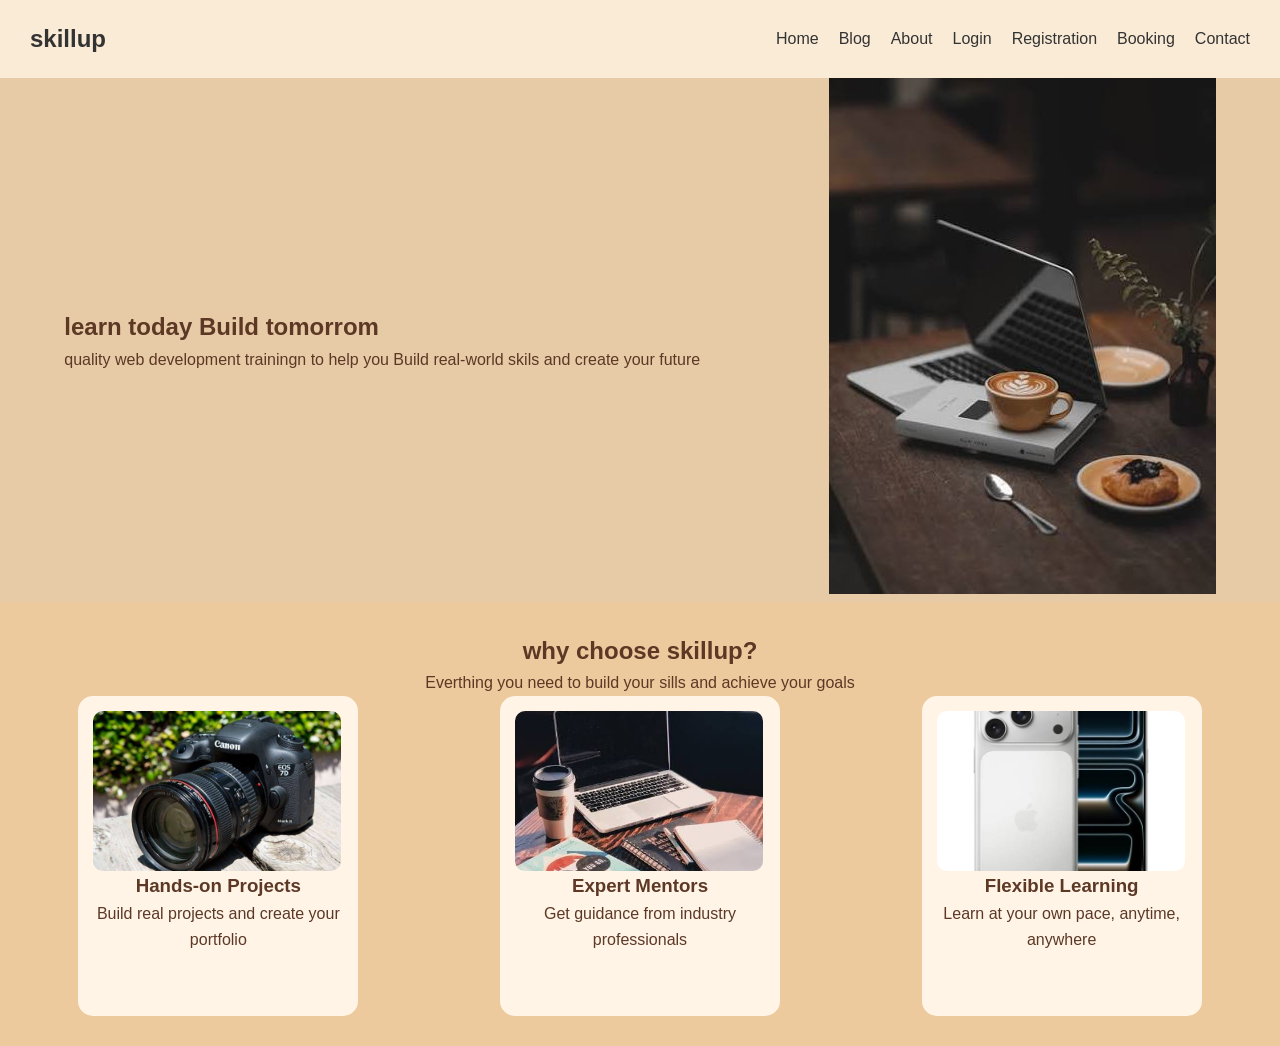
<file: index.html>
<!DOCTYPE html>
<html lang="en">

<head>
    <meta charset="UTF-8">
    <meta name="viewport" content="width=device-width, initial-scale=1.0">
    <title>Document</title>
    <link rel="stylesheet" href="style.css">
</head>

<body>
    <section>
        <div class="container">
            <div class="header-1">
                <h1>skillup</h1>
            </div>
            <div class="linke">
                <a href="index.html">Home</a>
                <a href="blog.html">Blog</a>
                <a href="about.html">About</a>
                <a href="login.html">Login</a>
                <a href="registration.html">Registration</a>
                <a href="booking.html">Booking</a>
                <a href="content.html">Contact</a>
            </div>

        </div>
        <div class="container2">
            <div class="text">
                <h1>learn today Build tomorrom</h1>
                <p>quality web development trainingn to help you Build real-world skils and create your future</p>
            </div>
            <div class="img">
                <img src="images (7).jpeg" alt="not">
            </div>
        </div>
        <div class="container5">
            <h2>why choose skillup?</h2>
            <p>Everthing you need to build your sills and achieve your goals</p>
            <div class="card">
                <div class="card-1">
                    <div class="img-your">
                        <img src="camer.jpeg" alt="not">
                    </div>
                    <h3>Hands-on Projects</h3>
                    <p>Build real projects and create your portfolio</p>
                </div>
                <div class="card-1">
                    <div class="img-your">
                        <img src="images (6).jpeg" alt="not">
                    </div>
                    <h3>Expert Mentors</h3>
                    <p>Get guidance from industry professionals</p>
                </div>
                <div class="card-1">
                    <div class="img-your">
                        <img src="phono.jpeg">
                    </div>
                    <h3>Flexible Learning</h3>
                    <p>Learn at your own pace, anytime, anywhere</p>
                </div>
            </div>
        </div>
    </section>
</body>

</html>
</file>
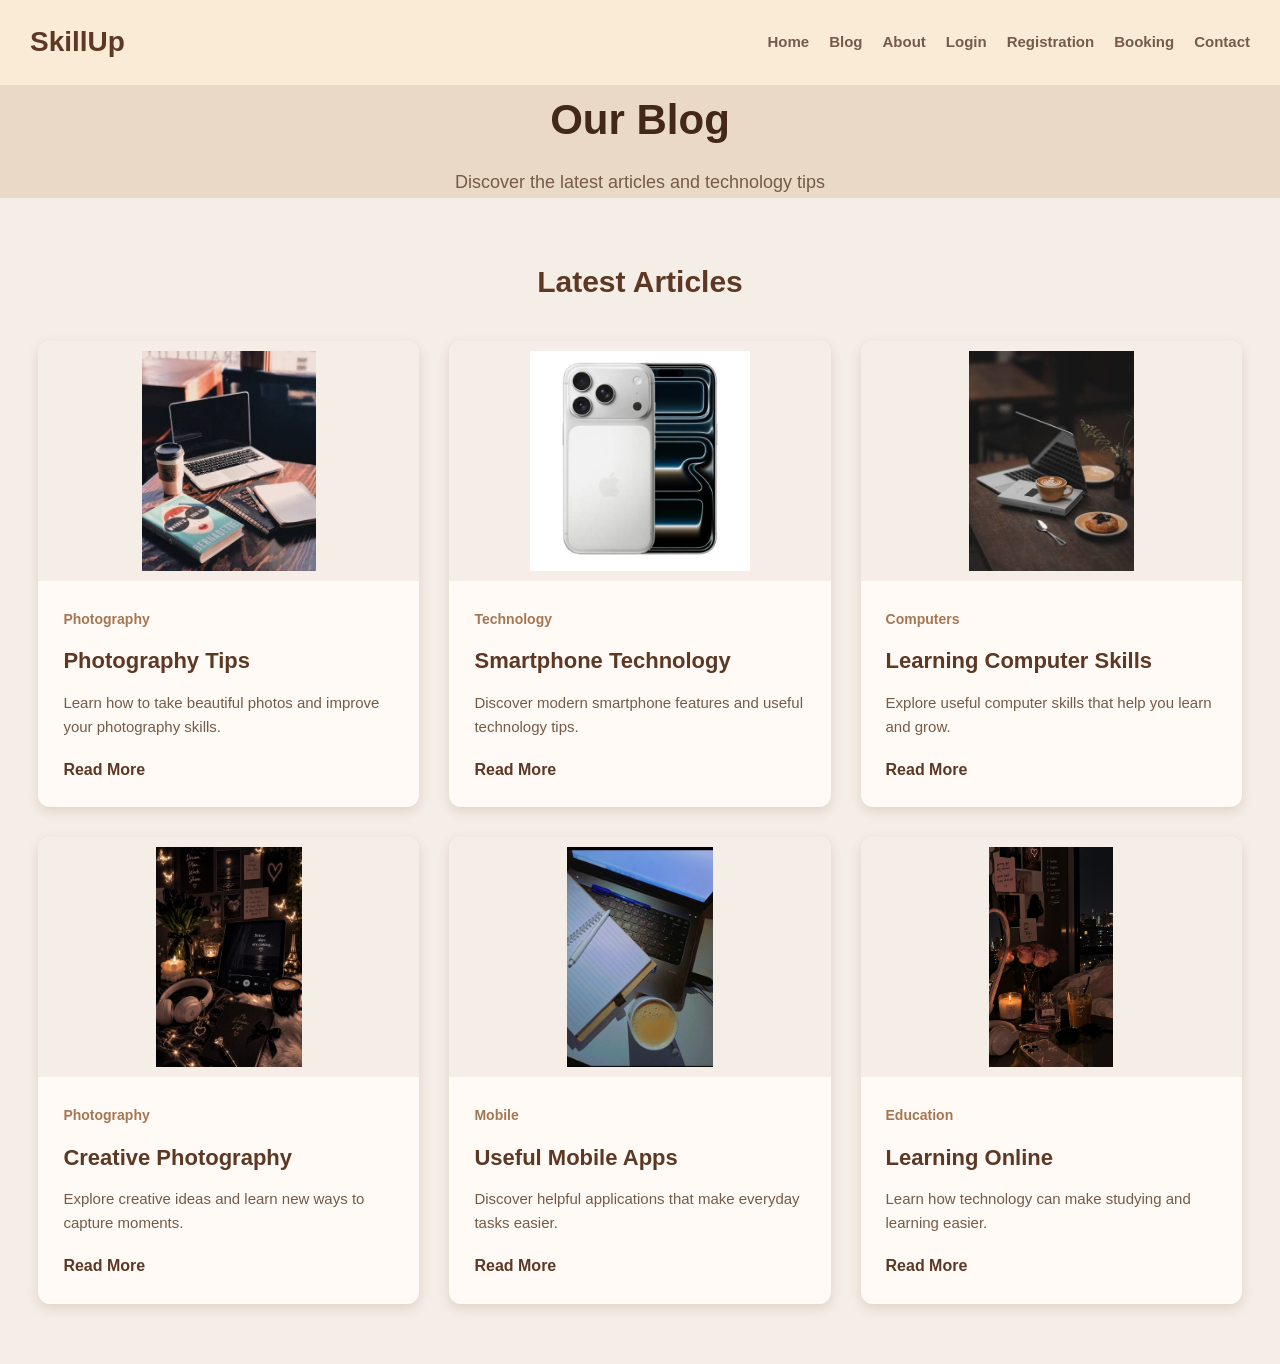
<file: about.html>
<!DOCTYPE html>
<html lang="en">

<head>
    <meta charset="UTF-8">
    <meta name="viewport" content="width=device-width, initial-scale=1.0">
    <title>SkillUp Blog</title>
    <link rel="stylesheet" href="style.css">
</head>

<body>

    <!-- Header -->
    <header>
        <div class="container">

            <div class="logo">
                <h2>SkillUp</h2>
            </div>

            <nav>
                <a href="index.html">Home</a>
                <a href="blog.html">Blog</a>
                <a href="about.html">About</a>
                <a href="login.html">Login</a>
                <a href="registration.html">Registration</a>
                <a href="booking.html">Booking</a>
                <a href="content.html">Contact</a>
            </nav>

        </div>
    </header>

    <!-- Blog Hero -->
    <section class="blog-hero">
        <h1>Our Blog</h1>
        <p>Discover the latest articles and technology tips</p>
    </section>

    <!-- Blog Section -->
    <section class="blog-section">

        <h2>Latest Articles</h2>

        <div class="blog-container">

            <!-- Card 1 -->
            <div class="blog-card">
                <div class="blog-image">
                    <img src="images (6).jpeg" alt="Camera">
                </div>
                <div class="blog-card-content">
                    <span>Photography</span>
                    <h3>Photography Tips</h3>
                    <p>Learn how to take beautiful photos and improve your photography skills.</p>
                    <a href="#">Read More</a>
                </div>
            </div>

            <!-- Card 2 -->
            <div class="blog-card">
                <div class="blog-image">
                    <img src="phono.jpeg" alt="Phone">
                </div>
                <div class="blog-card-content">
                    <span>Technology</span>
                    <h3>Smartphone Technology</h3>
                    <p>Discover modern smartphone features and useful technology tips.</p>
                    <a href="#">Read More</a>
                </div>
            </div>

            <!-- Card 3 -->
            <div class="blog-card">
                <div class="blog-image">
                    <img src="images (7).jpeg" alt="Laptop">
                </div>
                <div class="blog-card-content">
                    <span>Computers</span>
                    <h3>Learning Computer Skills</h3>
                    <p>Explore useful computer skills that help you learn and grow.</p>
                    <a href="#">Read More</a>
                </div>
            </div>

            <!-- Card 4 -->
            <div class="blog-card">
                <div class="blog-image">
                    <img src="1067353180466929308.jpeg" alt="Camera">
                </div>
                <div class="blog-card-content">
                    <span>Photography</span>
                    <h3>Creative Photography</h3>
                    <p>Explore creative ideas and learn new ways to capture moments.</p>
                    <a href="#">Read More</a>
                </div>
            </div>

            <!-- Card 5 -->
            <div class="blog-card">
                <div class="blog-image">
                    <img src="933863672718870096.jpeg" alt="Phone">
                </div>
                <div class="blog-card-content">
                    <span>Mobile</span>
                    <h3>Useful Mobile Apps</h3>
                    <p>Discover helpful applications that make everyday tasks easier.</p>
                    <a href="#">Read More</a>
                </div>
            </div>

            <!-- Card 6 -->
            <div class="blog-card">
                <div class="blog-image">
                    <img src="Dark Baddie Bedroom Aesthetic 🖤✨.jpeg" alt="Laptop">
                </div>
                <div class="blog-card-content">
                    <span>Education</span>
                    <h3>Learning Online</h3>
                    <p>Learn how technology can make studying and learning easier.</p>
                    <a href="#">Read More</a>
                </div>
            </div>

        </div>
    </section>

</body>

</html>
</file>
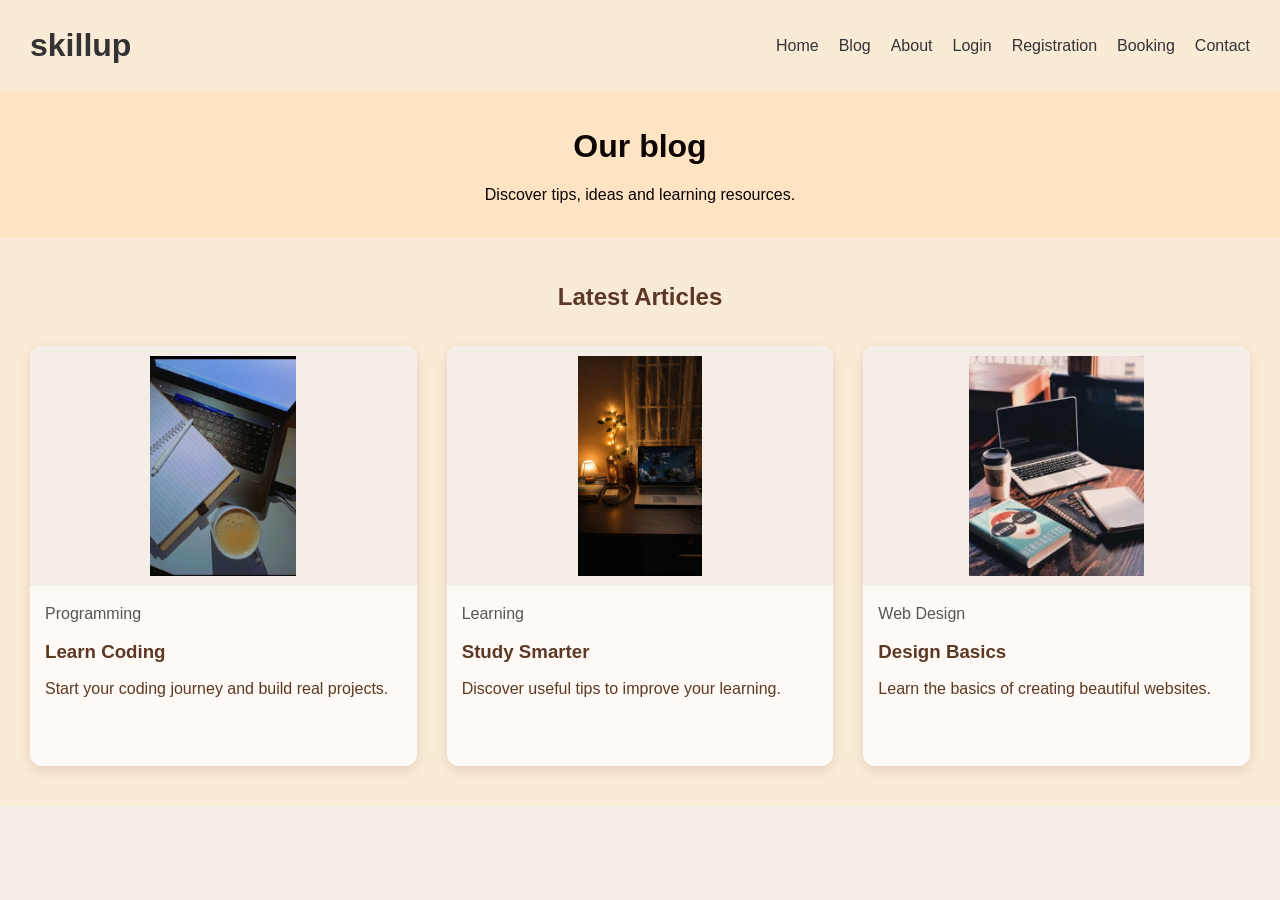
<file: blog.html>
<!DOCTYPE html>
<html lang="en">

<head>
    <meta charset="UTF-8">
    <meta name="viewport" content="width=device-width, initial-scale=1.0">
    <title>SkillUp Blog</title>
    <link rel="stylesheet" href="style.css">
</head>

<body>

    <div class="container">
        <div class="header-1">
            <h1>skillup</h1>
        </div>

        <div class="linke">
            <a href="index.html">Home</a>
            <a href="blog.html">Blog</a>
            <a href="about.html">About</a>
            <a href="login.html">Login</a>
            <a href="registration.html">Registration</a>
            <a href="booking.html">Booking</a>
            <a href="content.html">Contact</a>
        </div>
    </div>

    <div class="header">
        <h1>Our blog</h1>
        <p>Discover tips, ideas and learning resources.</p>
    </div>

    <div class="blog-stertion">

        <h2>Latest Articles</h2>

        <div class="blog-container">

            <div class="blog-card">
                <div class="blog-image">
                    <img src="933863672718870096.jpeg" alt="Programming">
                </div>

                <div class="blog-text">
                    <span>Programming</span>
                    <h3>Learn Coding</h3>
                    <p>Start your coding journey and build real projects.</p>
                </div>
            </div>

            <div class="blog-card">
                <div class="blog-image">
                    <img src="Late night workspace.jpeg" alt="Learning">
                </div>

                <div class="blog-text">
                    <span>Learning</span>
                    <h3>Study Smarter</h3>
                    <p>Discover useful tips to improve your learning.</p>
                </div>
            </div>

            <div class="blog-card">
                <div class="blog-image">
                    <img src="images (6).jpeg" alt="Web Design">
                </div>

                <div class="blog-text">
                    <span>Web Design</span>
                    <h3>Design Basics</h3>
                    <p>Learn the basics of creating beautiful websites.</p>
                </div>
            </div>

        </div>
    </div>

</body>

</html>
</file>
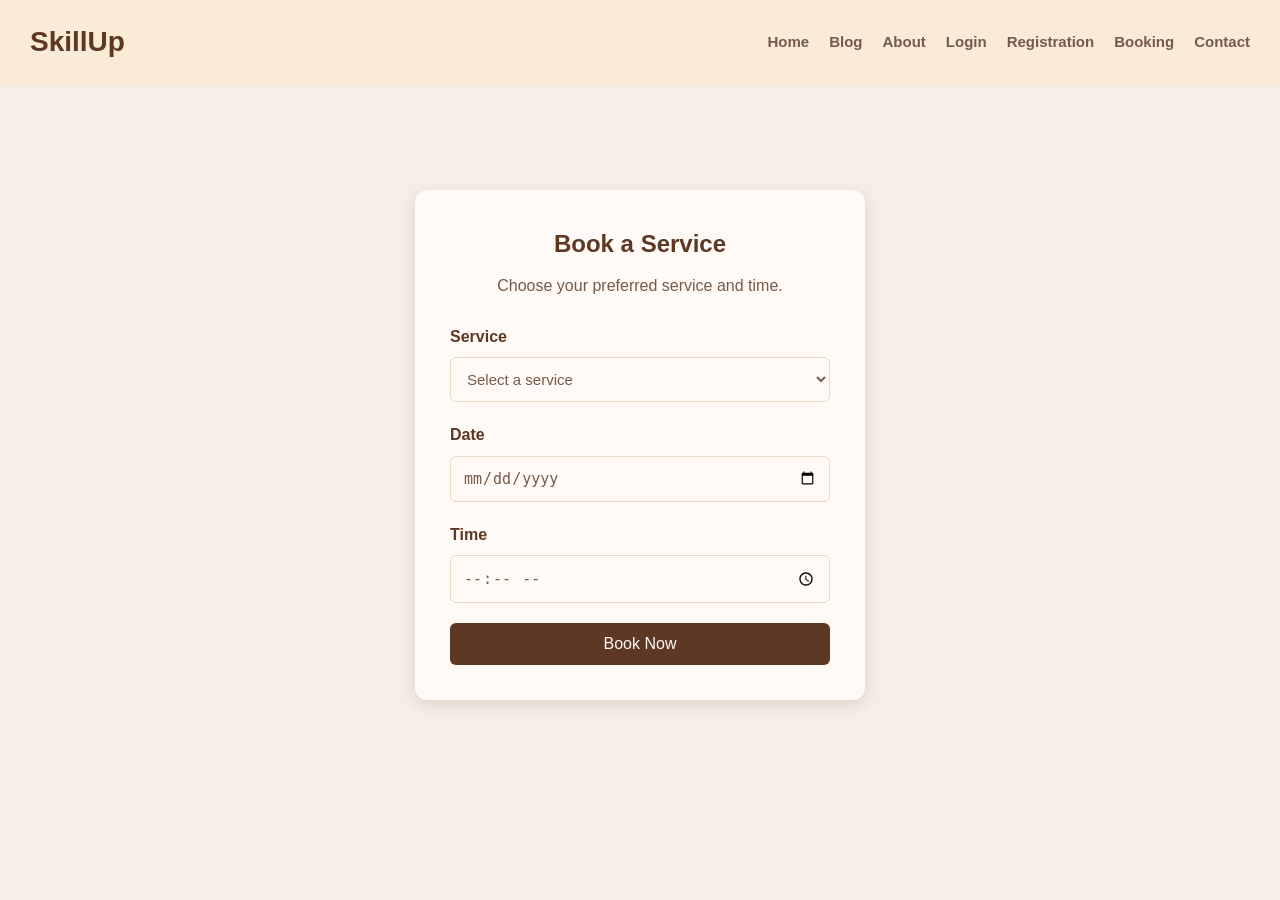
<file: booking.html>
<!DOCTYPE html>
<html lang="en">
<head>
    <meta charset="UTF-8">
    <meta name="viewport" content="width=device-width, initial-scale=1.0">
    <title>SkillUp - Booking</title>
    <link rel="stylesheet" href="style.css">
</head>
<body>

    <!-- Header -->
    <header>
        <div class="container">

            <div class="logo">
                <h2>SkillUp</h2>
            </div>

            <nav>
                <a href="index.html">Home</a>
                <a href="blog.html">Blog</a>
                <a href="about.html">About</a>
                <a href="login.html">Login</a>
                <a href="registration.html">Registration</a>
                <a href="booking.html">Booking</a>
                <a href="content.html">Contact</a>
            </nav>

        </div>
    </header>

    <!-- Booking Section -->
    <section class="booking-section">

        <div class="booking-container">

            <h1>Book a Service</h1>

            <p>Choose your preferred service and time.</p>

            <form action="#" method="post">

                <label for="service">Service</label>

                <select id="service" name="service" required>
                    <option value="">Select a service</option>
                    <option value="web-design">Web Design</option>
                    <option value="programming">Programming</option>
                    <option value="graphic-design">Graphic Design</option>
                </select>

                <label for="date">Date</label>

                <input
                    type="date"
                    id="date"
                    name="date"
                    required
                >

                <label for="time">Time</label>

                <input
                    type="time"
                    id="time"
                    name="time"
                    required
                >

                <button type="submit">Book Now</button>

            </form>

        </div>

    </section>

</body>
</html>
</file>
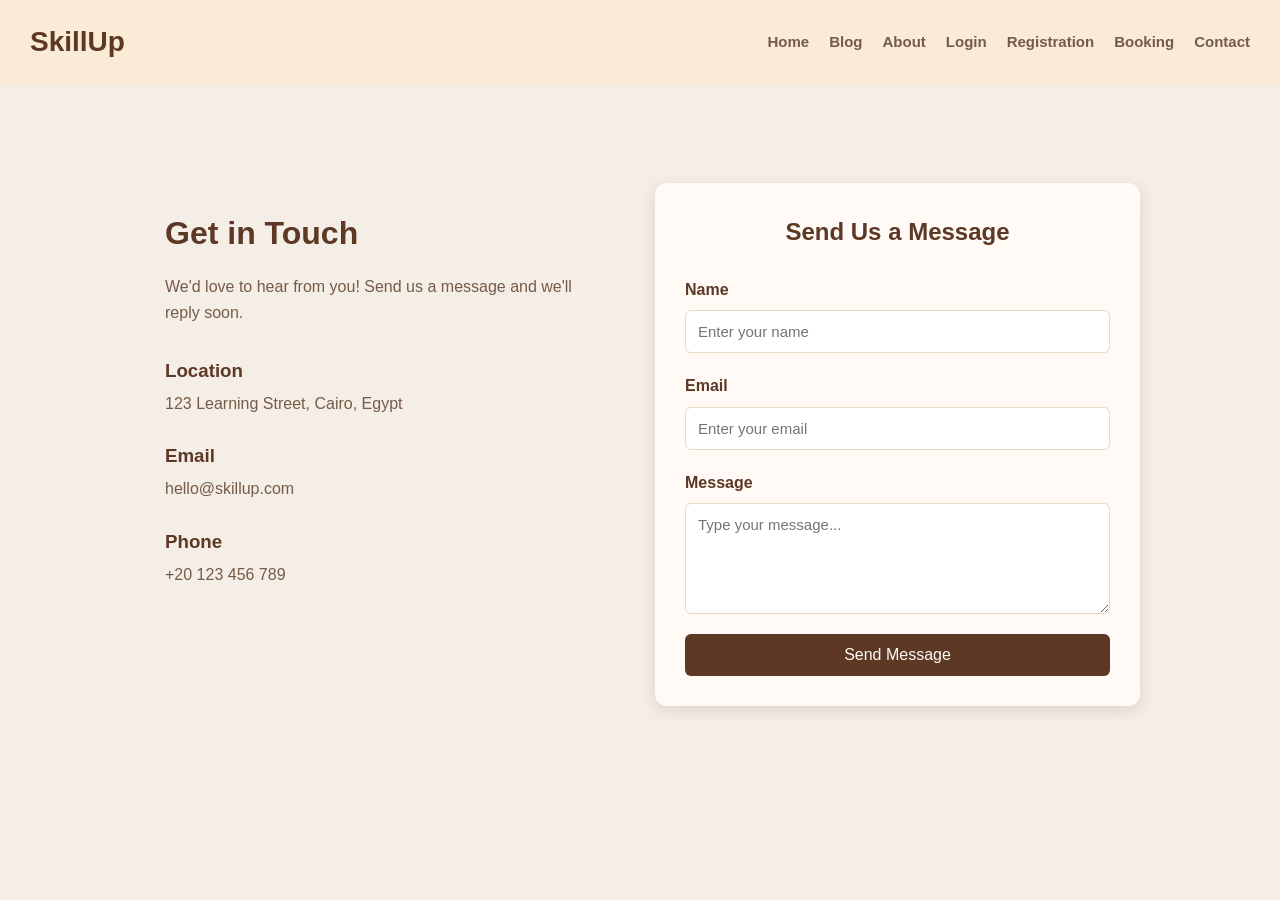
<file: content.html>
<!DOCTYPE html>
<html lang="en">
<head>
    <meta charset="UTF-8">
    <meta name="viewport" content="width=device-width, initial-scale=1.0">
    <title>SkillUp - Contact</title>
    <link rel="stylesheet" href="style.css">
</head>
<body>

    <!-- Header -->
    <header>
        <div class="container">

            <div class="logo">
                <h2>SkillUp</h2>
            </div>

            <nav>
                <a href="index.html">Home</a>
                <a href="blog.html">Blog</a>
                <a href="about.html">About</a>
                <a href="login.html">Login</a>
                <a href="registration.html">Registration</a>
                <a href="booking.html">Booking</a>
                <a href="content.html">Contact</a>
            </nav>

        </div>
    </header>

    <!-- Contact Section -->
    <section class="contact-section">

        <div class="contact-container">

            <!-- Contact Information -->
            <div class="contact-info">

                <h1>Get in Touch</h1>

                <p>
                    We'd love to hear from you!
                    Send us a message and we'll reply soon.
                </p>

                <div class="info-item">
                    <h3>Location</h3>
                    <p>123 Learning Street, Cairo, Egypt</p>
                </div>

                <div class="info-item">
                    <h3>Email</h3>
                    <p>hello@skillup.com</p>
                </div>

                <div class="info-item">
                    <h3>Phone</h3>
                    <p>+20 123 456 789</p>
                </div>

            </div>

            <!-- Contact Form -->
            <div class="contact-form">

                <h2>Send Us a Message</h2>

                <form action="#" method="post">

                    <label for="name">Name</label>
                    <input
                        type="text"
                        id="name"
                        name="name"
                        placeholder="Enter your name"
                        required
                    >

                    <label for="email">Email</label>
                    <input
                        type="email"
                        id="email"
                        name="email"
                        placeholder="Enter your email"
                        required
                    >

                    <label for="message">Message</label>
                    <textarea
                        id="message"
                        name="message"
                        placeholder="Type your message..."
                        rows="5"
                        required
                    ></textarea>

                    <button type="submit">Send Message</button>

                </form>

            </div>

        </div>

    </section>

</body>
</html>
</file>
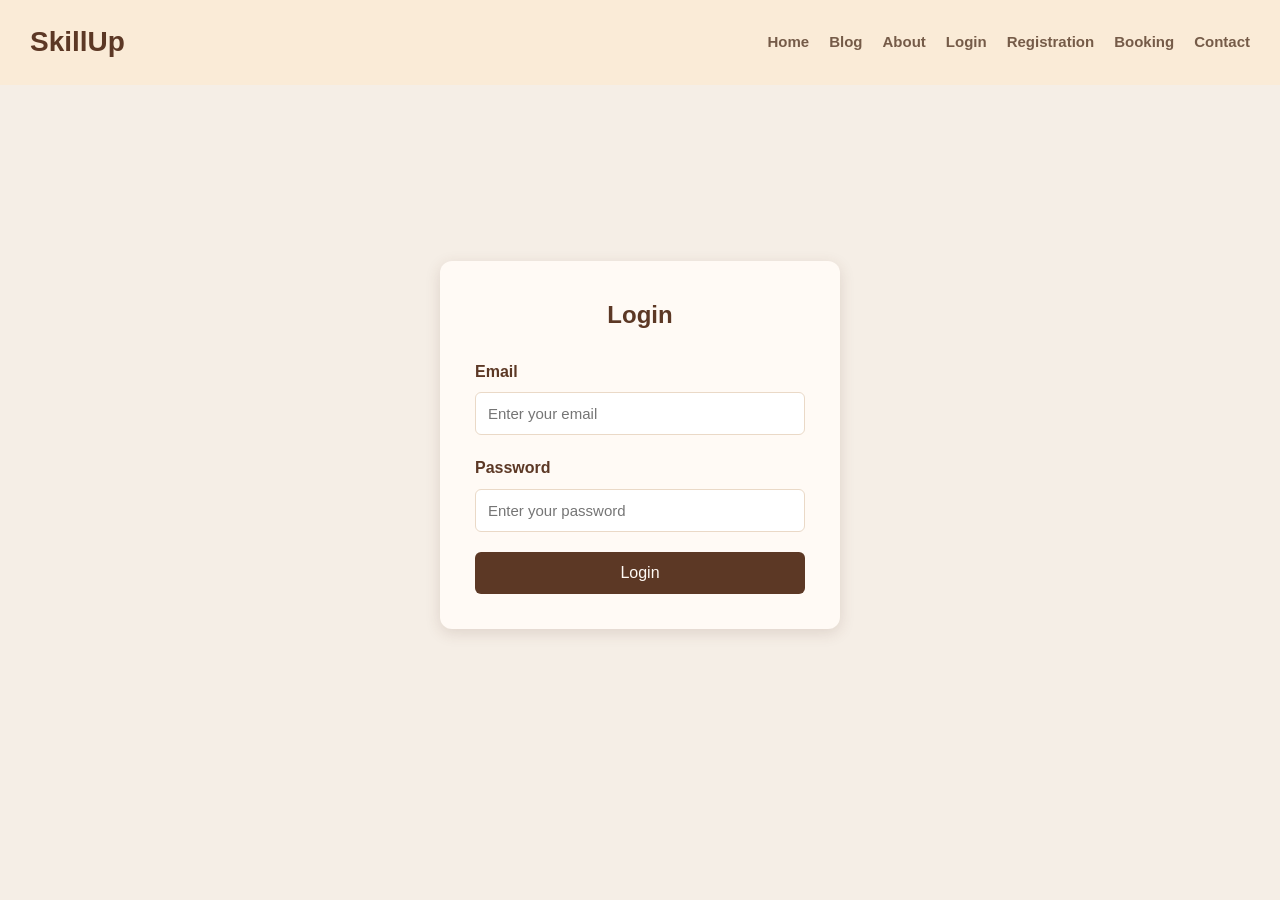
<file: Login.html>
<!DOCTYPE html>
<html lang="en">

<head>
    <meta charset="UTF-8">
    <meta name="viewport" content="width=device-width, initial-scale=1.0">
    <title>SkillUp - Login</title>
    <link rel="stylesheet" href="style.css">
</head>

<body>

    <!-- Header -->
    <header>
        <div class="container">

            <div class="logo">
                <h2>SkillUp</h2>
            </div>

            <nav>
                <a href="index.html">Home</a>
                <a href="blog.html">Blog</a>
                <a href="about.html">About</a>
                <a href="login.html">Login</a>
                <a href="registration.html">Registration</a>
                <a href="booking.html">Booking</a>
                <a href="content.html">Contact</a>
            </nav>

        </div>
    </header>

    <!-- Login Section -->
    <section class="login-section">

        <div class="login-container">

            <h1>Login</h1>

            <form action="#" method="post">

                <label for="email">Email</label>
                <input type="email" id="email" name="email" placeholder="Enter your email" required>

                <label for="password">Password</label>
                <input type="password" id="password" name="password" placeholder="Enter your password" required>

                <button type="submit">Login</button>

            </form>

        </div>

    </section>

</body>

</html>
</file>
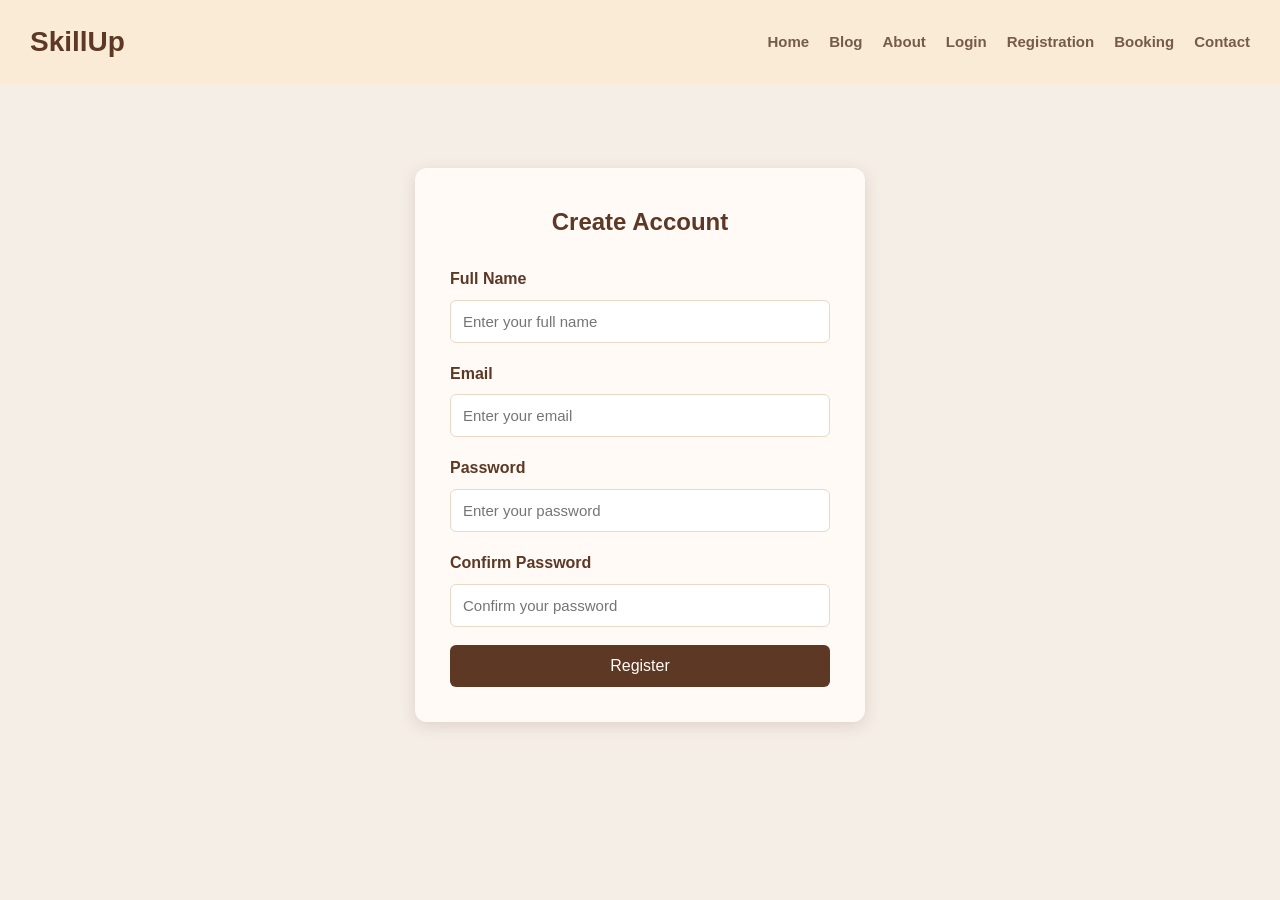
<file: Registration.html>
<!DOCTYPE html>
<html lang="en">
<head>
    <meta charset="UTF-8">
    <meta name="viewport" content="width=device-width, initial-scale=1.0">
    <title>SkillUp - Registration</title>
    <link rel="stylesheet" href="style.css">
</head>
<body>

    <!-- Header -->
    <header>
        <div class="container">

            <div class="logo">
                <h2>SkillUp</h2>
            </div>

            <nav>
                <a href="index.html">Home</a>
                <a href="blog.html">Blog</a>
                <a href="about.html">About</a>
                <a href="login.html">Login</a>
                <a href="registration.html">Registration</a>
                <a href="booking.html">Booking</a>
                <a href="content.html">Contact</a>
            </nav>

        </div>
    </header>

    <!-- Registration Section -->
    <section class="registration-section">

        <div class="registration-container">

            <h1>Create Account</h1>

            <form action="#" method="post">

                <label for="fullname">Full Name</label>
                <input
                    type="text"
                    id="fullname"
                    name="fullname"
                    placeholder="Enter your full name"
                    required
                >

                <label for="email">Email</label>
                <input
                    type="email"
                    id="email"
                    name="email"
                    placeholder="Enter your email"
                    required
                >

                <label for="password">Password</label>
                <input
                    type="password"
                    id="password"
                    name="password"
                    placeholder="Enter your password"
                    required
                >

                <label for="confirm-password">Confirm Password</label>
                <input
                    type="password"
                    id="confirm-password"
                    name="confirm-password"
                    placeholder="Confirm your password"
                    required
                >

                <button type="submit">Register</button>

            </form>

        </div>

    </section>

</body>
</html>
</file>
<file: style.css>
/* index */
*{
    margin: 0px;
    padding: 0px;
    box-sizing: border-box;
}
section{
    display: grid;
    height: auto;
}
.container{
    background-color:rgb(162, 104, 104);
    width: 100%;
    height: auto;
    margin: auto;
    padding: 20px;
    display: flex;
    justify-content:space-around;
    align-items:start;
}
.container.header-1{
    color:black;
    display: flex;
    justify-content: start;
    align-items: start;
    gap: 20px;
}
.container.linke{
    color: black;
    display:flex;
    justify-content:s;
    align-items: center;
    gap: 5px;
    margin: 40px;
    padding: 50px;
}
.container2{
    background-color: rgb(231, 203, 166);
    display: flex;
    justify-content: space-around;
    align-items: center;
}
text{
    color: black;
    display: flex;
    text-align: center;
    justify-content: center;
    align-items: center;
}
.container2.img{
    width: 100%;
    height: 200px;
}
.container5{
    text-align: center;
    background-color:  rgb(236, 202, 158);
    width: 100%;
    padding: 30px 20px;
   display: flex;
   flex-direction: column;
   align-items: center;
   
}
.card{
    display: flex;
    justify-content:space-around;
    align-items: stretch;
    gap: 25px;
    width: 100%;
    flex-wrap:wrap ;


}
.card-1{
   width: 280px;
   min-height: 320px;
   background-color: rgb(255, 244, 230);
   box-sizing: border-box;
   padding: 15px;
   border-radius:15px;
   overflow: hidden;
}
.img-your img{
    width: 248px;
    height: 160px;
    object-fit: cover;
    display: block;
    border-radius: 10px;
}
     


/* blog




/* General Styles */

* {
    margin: 0;
    padding: 0;
    box-sizing: border-box;
}

body {
    font-family: Arial, sans-serif;
}

/* Navigation */

.container {
    display: flex;
    justify-content: space-between;
    align-items: center;
    padding: 20px 30px;
    background-color: antiquewhite;
}

.header-1 h1 {
    color: #333;
}

.linke {
    display: flex;
    gap: 20px;
}

.linke a {
    text-decoration: none;
    color: #333;
}

/* Blog Header */

.header {
    text-align: center;
    color: #0c0303;
    background-color: bisque;
    padding: 30px 15px;
}

.header h1 {
    margin-bottom: 10px;
}

/* Blog Section */

.blog-stertion {
    background-color: antiquewhite;
    padding: 40px 30px;
}

.blog-stertion h2 {
    text-align: center;
    margin-bottom: 30px;
}
/* Blog Container */

.blog-container {
    width: 100%;
    display: flex;
    flex-direction: row;
    justify-content: space-between;
    align-items: stretch;
    gap: 20px;
}

/* Blog Cards */

.blog-card {
    width: 33.33%;
    background-color: bisque;
    border-radius: 10px;
    overflow: hidden;
}

/* Blog Images */

.blog-image {
    width: 100%;
    height: 200px;
}

.blog-image img {
    width: 100%;
    height: 100%;
    object-fit: cover;
}

/* Blog Text */

.blog-text {
    padding: 15px;
}

.blog-text span {
    color: #555;
}

.blog-text h3 {
    margin: 10px 0;
}

.blog-text p {
    line-height: 1.5;
}

/* Tablet */

@media (max-width: 992px) {
    .blog-container {
        flex-wrap: wrap;
    }

    .blog-card {
        width: 48%;
    }
}

/* Mobile */

@media (max-width: 600px) {
    .container {
        flex-direction: column;
        gap: 15px;
    }

    .blog-container {
        flex-direction: column;
    }

    .blog-card {
        width: 100%;
    }

    .blog-stertion {
        padding: 30px 15px;
    }
} 






/* ===== About Page ===== */


* {
    margin: 0;
    padding: 0;
    box-sizing: border-box;
}

body {
    font-family: Arial, sans-serif;
    background-color: #f5eee6;
    color: #5c3825;
    line-height: 1.6;
}

/* =========================
   Header
========================= */

header {
    background-color: #fffaf5;
    box-shadow: 0 2px 8px rgba(67, 39, 25, 0.12);
}

header .container {
    display: flex;
    justify-content: space-between;
    align-items: center;
}

.logo h2 {
    color: #5c3825;
    font-size: 28px;
}

/* =========================
   Navigation
========================= */

nav {
    display: flex;
    align-items: center;
    gap: 20px;
}

nav a {
    color: #755b48;
    text-decoration: none;
    font-size: 15px;
    font-weight: bold;
    transition: 0.3s;
}

nav a:hover {
    color: #a47754;
}

/* =========================
   Index Hero
========================= */

.hero {
    min-height: 500px;
    padding: 80px 5%;
    display: flex;
    justify-content: center;
    align-items: center;
    text-align: center;
    background: linear-gradient(135deg, #ead9c7, #f5eee6);
}

.hero-content {
    max-width: 800px;
    animation: fadeIn 1.2s ease;
}

.hero h1 {
    color: #432719;
    font-size: 45px;
    margin-bottom: 20px;
}

.hero p {
    color: #755b48;
    font-size: 18px;
    margin-bottom: 25px;
}

.hero button,
.hero .btn {
    display: inline-block;
    background-color: #5c3825;
    color: #fffaf5;
    padding: 12px 28px;
    border: none;
    border-radius: 6px;
    text-decoration: none;
    cursor: pointer;
    transition: 0.3s;
}

.hero button:hover,
.hero .btn:hover {
    background-color: #a47754;
    transform: translateY(-3px);
}

/* =========================
   Blog Hero
========================= */

.blog-hero {
    background-color: #ead9c7;
    text-align: center;
    padding: 1px 20px;
}

.blog-hero h1 {
    color: #432719;
    font-size: 42px;
    margin-bottom: 15px;
}

.blog-hero p {
    color: #755b48;
    font-size: 18px;
}

/* =========================
   Blog Section
========================= */

.blog-section {
    padding: 60px 3%;
    text-align: center;
    background-color: #f5eee6;
}

.blog-section h2 {
    color: #5c3825;
    font-size: 30px;
    margin-bottom: 35px;
}

/* =========================
   Blog Container
========================= */

.blog-container {
    display: grid;
    grid-template-columns: repeat(3, 1fr);
    gap: 30px;
    width: 100%;
    margin: auto;
}

/* =========================
   Blog Cards
========================= */

.blog-card {
    display: flex;
    flex-direction: column;
    width: 100%;
    min-height: 420px;
    background-color: #fffaf5;
    border-radius: 12px;
    overflow: hidden;
    box-shadow: 0 4px 12px rgba(92, 56, 37, 0.15);
    transition: 0.3s ease;
}

/* Hover Effect */

.blog-card:hover {
    transform: translateY(-8px);
    background-color: #ead9c7;
    box-shadow: 0 10px 22px rgba(92, 56, 37, 0.25);
}

/* =========================
   Blog Images
========================= */

.blog-image {
    width: 100%;
    height: 240px;
    background-color: #f5eee6;
    display: flex;
    justify-content: center;
    align-items: center;
    padding: 10px;
}

.blog-image img {
    width: 100%;
    height: 100%;
    object-fit: contain;
    display: block;
}

/* =========================
   Card Content
========================= */

.blog-card-content {
    padding: 25px;
    text-align: left;
    flex: 1;
}

.blog-card-content span {
    color: #a47754;
    font-size: 14px;
    font-weight: bold;
}

.blog-card-content h3 {
    color: #5c3825;
    font-size: 22px;
    margin: 12px 0;
}

.blog-card-content p {
    color: #755b48;
    font-size: 15px;
    line-height: 1.6;
    margin-bottom: 18px;
}

.blog-card-content a {
    color: #5c3825;
    text-decoration: none;
    font-weight: bold;
    transition: 0.3s;
}

.blog-card-content a:hover {
    color: #a47754;
}

/* =========================
   Animations
========================= */

@keyframes fadeIn {
    from {
        opacity: 0;
        transform: translateY(20px);
    }

    to {
        opacity: 1;
        transform: translateY(0);
    }
}

@keyframes pulse {
    0% {
        transform: scale(1);
    }

    50% {
        transform: scale(1.05);
    }

    100% {
        transform: scale(1);
    }
}

/* =========================
   Responsive Design
========================= */

@media (max-width: 900px) {

    header .container {
        flex-direction: column;
        gap: 15px;
    }

    nav {
        flex-wrap: wrap;
        justify-content: center;
    }

    .blog-container {
        grid-template-columns: repeat(2, 1fr);
    }

    .hero h1 {
        font-size: 35px;
    }
}

@media (max-width: 550px) {

    .blog-container {
        grid-template-columns: 1fr;
    }

    .blog-hero h1 {
        font-size: 32px;
    }

    .blog-hero p {
        font-size: 16px;
    }

    .hero h1 {
        font-size: 28px;
    }
}


/* =========================
   Login Section
========================= */

.login-section {
    min-height: 80vh;
    display: flex;
    justify-content: center;
    align-items: center;
    padding: 40px 20px;
    background-color: #f5eee6;
}

/* Login Container */

.login-container {
    width: 100%;
    max-width: 400px;
    padding: 35px;
    background-color: #fffaf5;
    border-radius: 12px;
    box-shadow: 0 4px 15px rgba(92, 56, 37, 0.15);
    animation: fadeIn 1s ease;
}

.login-container h1 {
    text-align: center;
    color: #5c3825;
    margin-bottom: 25px;
}

/* Login Form */

.login-container form {
    display: flex;
    flex-direction: column;
}

.login-container label {
    color: #5c3825;
    font-weight: bold;
    margin-bottom: 8px;
}

.login-container input {
    width: 100%;
    padding: 12px;
    margin-bottom: 20px;
    border: 1px solid #ead9c7;
    border-radius: 6px;
    outline: none;
    font-size: 15px;
}

.login-container input:focus {
    border-color: #a47754;
}

/* Login Button */

.login-container button {
    padding: 12px;
    background-color: #5c3825;
    color: #fffaf5;
    border: none;
    border-radius: 6px;
    font-size: 16px;
    cursor: pointer;
    transition: 0.3s;
}

.login-container button:hover {
    background-color: #a47754;
    transform: translateY(-3px);
}

/* Responsive Design */

@media (max-width: 550px) {

    .login-container {
        padding: 25px;
    }

    .login-section {
        padding: 25px 15px;
    }

}







/* =========================
   Registration Section
========================= */

.registration-section {
    min-height: 80vh;
    display: flex;
    justify-content: center;
    align-items: center;
    padding: 40px 20px;
    background-color: #f5eee6;
}

/* Registration Container */

.registration-container {
    width: 100%;
    max-width: 450px;
    padding: 35px;
    background-color: #fffaf5;
    border-radius: 12px;
    box-shadow: 0 4px 15px rgba(92, 56, 37, 0.15);
    animation: fadeIn 1s ease;
}

.registration-container h1 {
    text-align: center;
    color: #5c3825;
    margin-bottom: 25px;
}

/* Registration Form */

.registration-container form {
    display: flex;
    flex-direction: column;
}

.registration-container label {
    color: #5c3825;
    font-weight: bold;
    margin-bottom: 8px;
}

.registration-container input {
    width: 100%;
    padding: 12px;
    margin-bottom: 18px;
    border: 1px solid #ead9c7;
    border-radius: 6px;
    outline: none;
    font-size: 15px;
}

.registration-container input:focus {
    border-color: #a47754;
}

/* Register Button */

.registration-container button {
    padding: 12px;
    background-color: #5c3825;
    color: #fffaf5;
    border: none;
    border-radius: 6px;
    font-size: 16px;
    cursor: pointer;
    transition: 0.3s;
}

.registration-container button:hover {
    background-color: #a47754;
    transform: translateY(-3px);
}

/* Responsive Design */

@media (max-width: 550px) {

    .registration-container {
        padding: 25px;
    }

    .registration-section {
        padding: 25px 15px;
    }

}




/* =========================
   Booking Section
========================= */

.booking-section {
    min-height: 80vh;
    display: flex;
    justify-content: center;
    align-items: center;
    padding: 40px 20px;
    background-color: #f5eee6;
}

/* Booking Container */

.booking-container {
    width: 100%;
    max-width: 450px;
    padding: 35px;
    background-color: #fffaf5;
    border-radius: 12px;
    box-shadow: 0 4px 15px rgba(92, 56, 37, 0.15);
    animation: fadeIn 1s ease;
}

.booking-container h1 {
    color: #5c3825;
    text-align: center;
    margin-bottom: 10px;
}

.booking-container p {
    color: #755b48;
    text-align: center;
    margin-bottom: 25px;
}

/* Booking Form */

.booking-container form {
    display: flex;
    flex-direction: column;
}

.booking-container label {
    color: #5c3825;
    font-weight: bold;
    margin-bottom: 8px;
}

.booking-container select,
.booking-container input {
    width: 100%;
    padding: 12px;
    margin-bottom: 20px;
    border: 1px solid #ead9c7;
    border-radius: 6px;
    outline: none;
    background-color: #fffaf5;
    color: #755b48;
    font-size: 15px;
}

.booking-container select:focus,
.booking-container input:focus {
    border-color: #a47754;
}

/* Book Now Button */

.booking-container button {
    padding: 12px;
    background-color: #5c3825;
    color: #fffaf5;
    border: none;
    border-radius: 6px;
    font-size: 16px;
    cursor: pointer;
    transition: 0.3s;
}

.booking-container button:hover {
    background-color: #a47754;
    transform: translateY(-3px);
}

/* Responsive Design */

@media (max-width: 550px) {

    .booking-container {
        padding: 25px;
    }

    .booking-section {
        padding: 25px 15px;
    }

}









/* =========================
   Contact Section
========================= */

.contact-section {
    min-height: 80vh;
    display: flex;
    justify-content: center;
    align-items: center;
    padding: 50px 5%;
    background-color: #f5eee6;
}

/* Contact Container */

.contact-container {
    width: 100%;
    max-width: 1000px;
    display: flex;
    gap: 40px;
    align-items: flex-start;
}

/* Contact Information */

.contact-info {
    flex: 1;
    padding: 25px;
}

.contact-info h1 {
    color: #5c3825;
    font-size: 32px;
    margin-bottom: 15px;
}

.contact-info > p {
    color: #755b48;
    margin-bottom: 30px;
}

/* Information Items */

.info-item {
    margin-bottom: 25px;
}

.info-item h3 {
    color: #5c3825;
    margin-bottom: 5px;
}

.info-item p {
    color: #755b48;
}

/* Contact Form */

.contact-form {
    flex: 1;
    padding: 30px;
    background-color: #fffaf5;
    border-radius: 12px;
    box-shadow: 0 4px 15px rgba(92, 56, 37, 0.15);
    animation: fadeIn 1s ease;
}

.contact-form h2 {
    color: #5c3825;
    margin-bottom: 25px;
    text-align: center;
}

.contact-form form {
    display: flex;
    flex-direction: column;
}

.contact-form label {
    color: #5c3825;
    font-weight: bold;
    margin-bottom: 8px;
}

.contact-form input,
.contact-form textarea {
    width: 100%;
    padding: 12px;
    margin-bottom: 20px;
    border: 1px solid #ead9c7;
    border-radius: 6px;
    outline: none;
    font-family: Arial, sans-serif;
    font-size: 15px;
}

.contact-form textarea {
    resize: vertical;
}

.contact-form input:focus,
.contact-form textarea:focus {
    border-color: #a47754;
}

/* Send Message Button */

.contact-form button {
    padding: 12px;
    background-color: #5c3825;
    color: #fffaf5;
    border: none;
    border-radius: 6px;
    font-size: 16px;
    cursor: pointer;
    transition: 0.3s;
}

.contact-form button:hover {
    background-color: #a47754;
    transform: translateY(-3px);
}

/* Responsive Design */

@media (max-width: 700px) {

    .contact-container {
        flex-direction: column;
    }

    .contact-info,
    .contact-form {
        width: 100%;
    }

}
</file>
